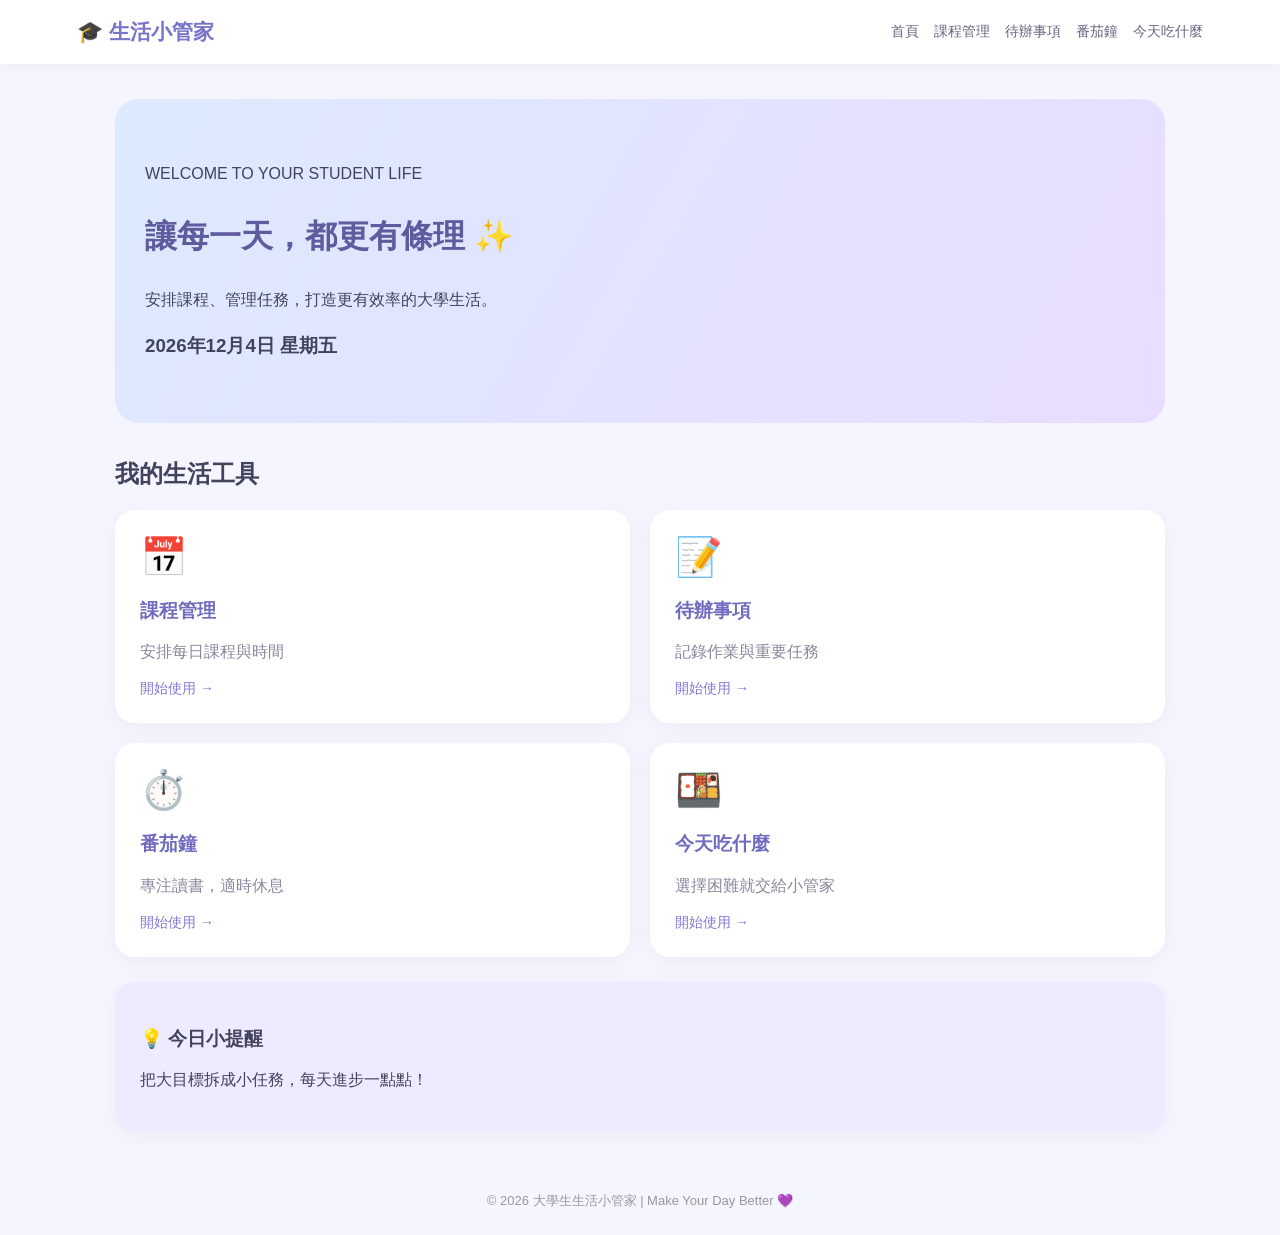
<file: index.html>
<!DOCTYPE html>
<html lang="zh-Hant">
<head>
    <meta charset="UTF-8">
    <meta name="viewport" content="width=device-width, initial-scale=1.0">
    <title>大學生生活小管家</title>
    <link rel="stylesheet" href="css/style.css">
</head>
<body>

<header class="header">
    <a href="index.html" class="logo">🎓 生活小管家</a>
    <nav>
        <a href="index.html">首頁</a>
        <a href="pages/schedule.html">課程管理</a>
        <a href="pages/todos.html">待辦事項</a>
        <a href="pages/pomodoro.html">番茄鐘</a>
        <a href="pages/food.html">今天吃什麼</a>
    </nav>
</header>

<main class="container">
    <section class="welcome">
        <p>WELCOME TO YOUR STUDENT LIFE</p>
        <h1>讓每一天，都更有條理 ✨</h1>
        <p>安排課程、管理任務，打造更有效率的大學生活。</p>
        <h3 id="today"></h3>
    </section>

    <h2>我的生活工具</h2>

    <section class="grid">
        <a class="card" href="pages/schedule.html">
            <div class="emoji">📅</div>
            <h3>課程管理</h3>
            <p>安排每日課程與時間</p>
            <span>開始使用 →</span>
        </a>

        <a class="card" href="pages/todos.html">
            <div class="emoji">📝</div>
            <h3>待辦事項</h3>
            <p>記錄作業與重要任務</p>
            <span>開始使用 →</span>
        </a>

        <a class="card" href="pages/pomodoro.html">
            <div class="emoji">⏱️</div>
            <h3>番茄鐘</h3>
            <p>專注讀書，適時休息</p>
            <span>開始使用 →</span>
        </a>

        <a class="card" href="pages/food.html">
            <div class="emoji">🍱</div>
            <h3>今天吃什麼</h3>
            <p>選擇困難就交給小管家</p>
            <span>開始使用 →</span>
        </a>
    </section>

    <section class="notice">
        <h3>💡 今日小提醒</h3>
        <p>把大目標拆成小任務，每天進步一點點！</p>
    </section>
</main>

<footer>© 2026 大學生生活小管家 | Make Your Day Better 💜</footer>

<script src="js/main.js"></script>
</body>
</html>
</file>
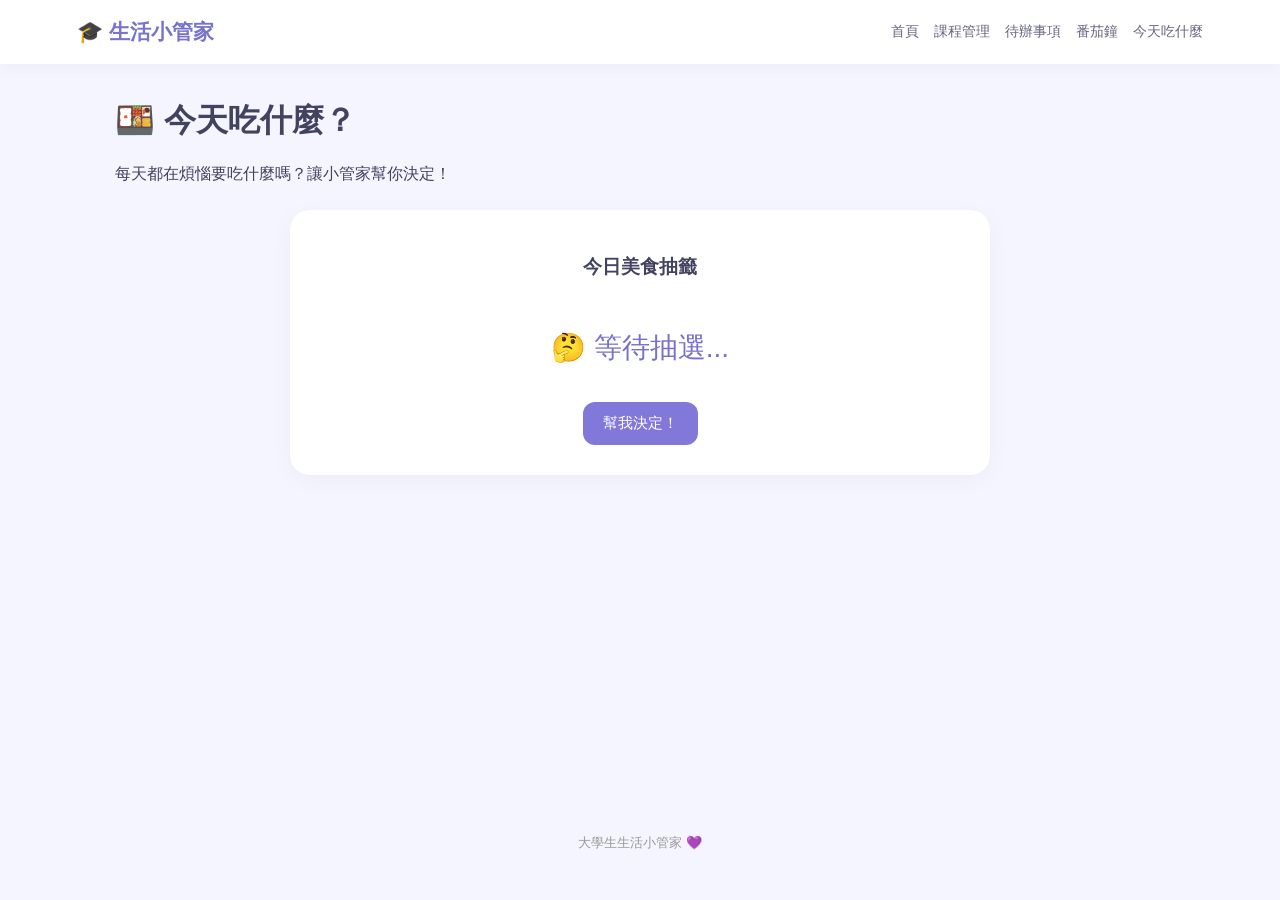
<file: food.html>
<!DOCTYPE html>
<html lang="zh-Hant">
<head>
<meta charset="UTF-8">
<meta name="viewport" content="width=device-width, initial-scale=1.0">
<title>今天吃什麼</title>
<link rel="stylesheet" href="../css/style.css">
</head>
<body>
<header class="header">
<a href="../index.html" class="logo">🎓 生活小管家</a>
<nav>
<a href="../index.html">首頁</a>
<a href="schedule.html">課程管理</a>
<a href="todos.html">待辦事項</a>
<a href="pomodoro.html">番茄鐘</a>
<a href="food.html">今天吃什麼</a>
</nav>
</header>

<main class="container">
<h1>🍱 今天吃什麼？</h1>
<p>每天都在煩惱要吃什麼嗎？讓小管家幫你決定！</p>

<section class="panel">
<h3 style="text-align:center">今日美食抽籤</h3>
<div class="food-result" id="foodResult">🤔 等待抽選...</div>
<div style="text-align:center">
<button id="chooseFood">幫我決定！</button>
</div>
</section>
</main>

<footer>大學生生活小管家 💜</footer>
<script src="../js/food.js"></script>
</body>
</html>
</file>
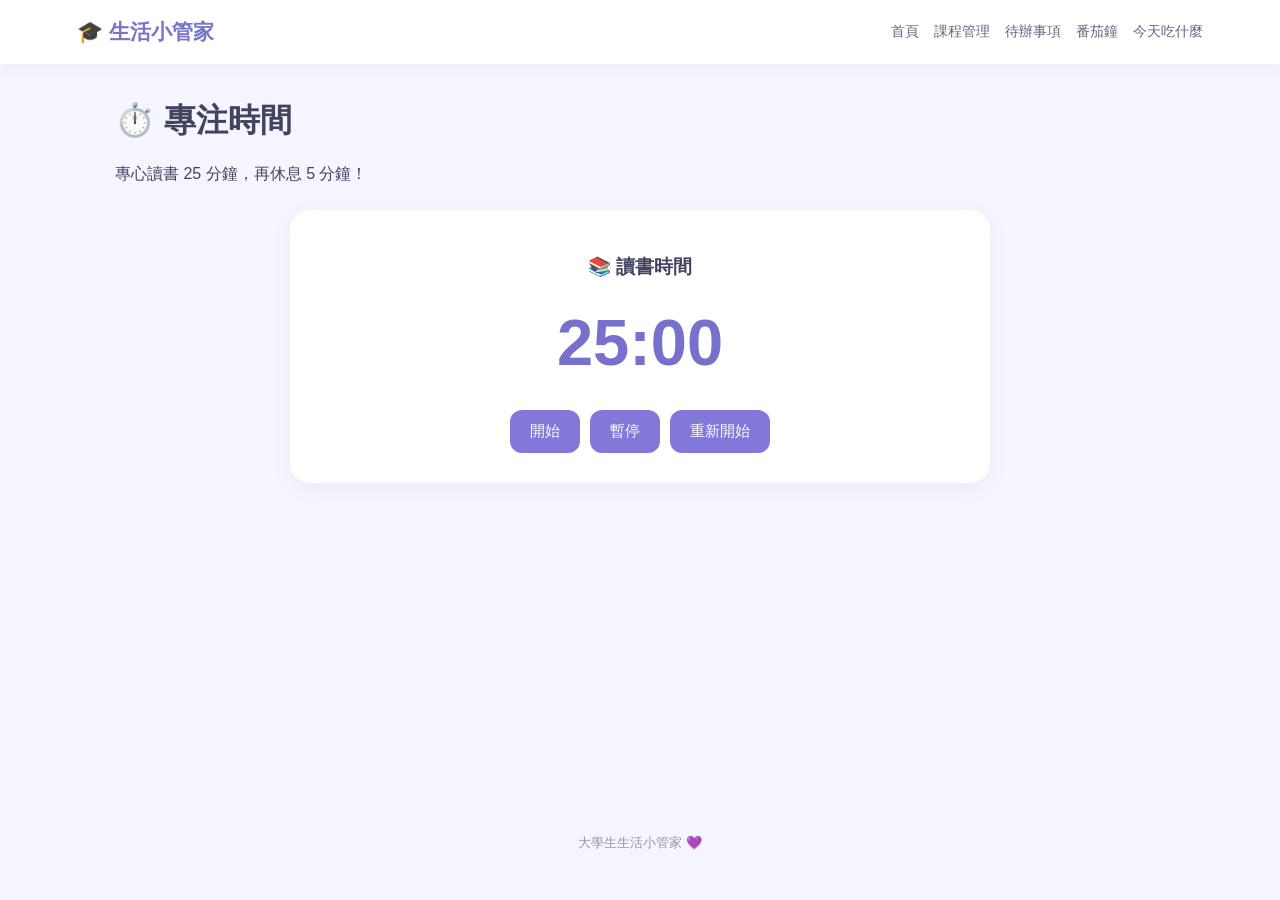
<file: pomodoro.html>
<!DOCTYPE html>
<html lang="zh-Hant">
<head>
<meta charset="UTF-8">
<meta name="viewport" content="width=device-width, initial-scale=1.0">
<title>番茄鐘</title>
<link rel="stylesheet" href="../css/style.css">
</head>
<body>
<header class="header">
<a href="../index.html" class="logo">🎓 生活小管家</a>
<nav>
<a href="../index.html">首頁</a>
<a href="schedule.html">課程管理</a>
<a href="todos.html">待辦事項</a>
<a href="pomodoro.html">番茄鐘</a>
<a href="food.html">今天吃什麼</a>
</nav>
</header>

<main class="container">
<h1>⏱️ 專注時間</h1>
<p>專心讀書 25 分鐘，再休息 5 分鐘！</p>

<section class="panel" style="text-align:center">
<h3 id="mode">📚 讀書時間</h3>
<div class="timer" id="timer">25:00</div>
<button id="start">開始</button>
<button id="pause">暫停</button>
<button id="reset">重新開始</button>
</section>
</main>

<footer>大學生生活小管家 💜</footer>
<script src="../js/pomodoro.js"></script>
</body>
</html>
</file>
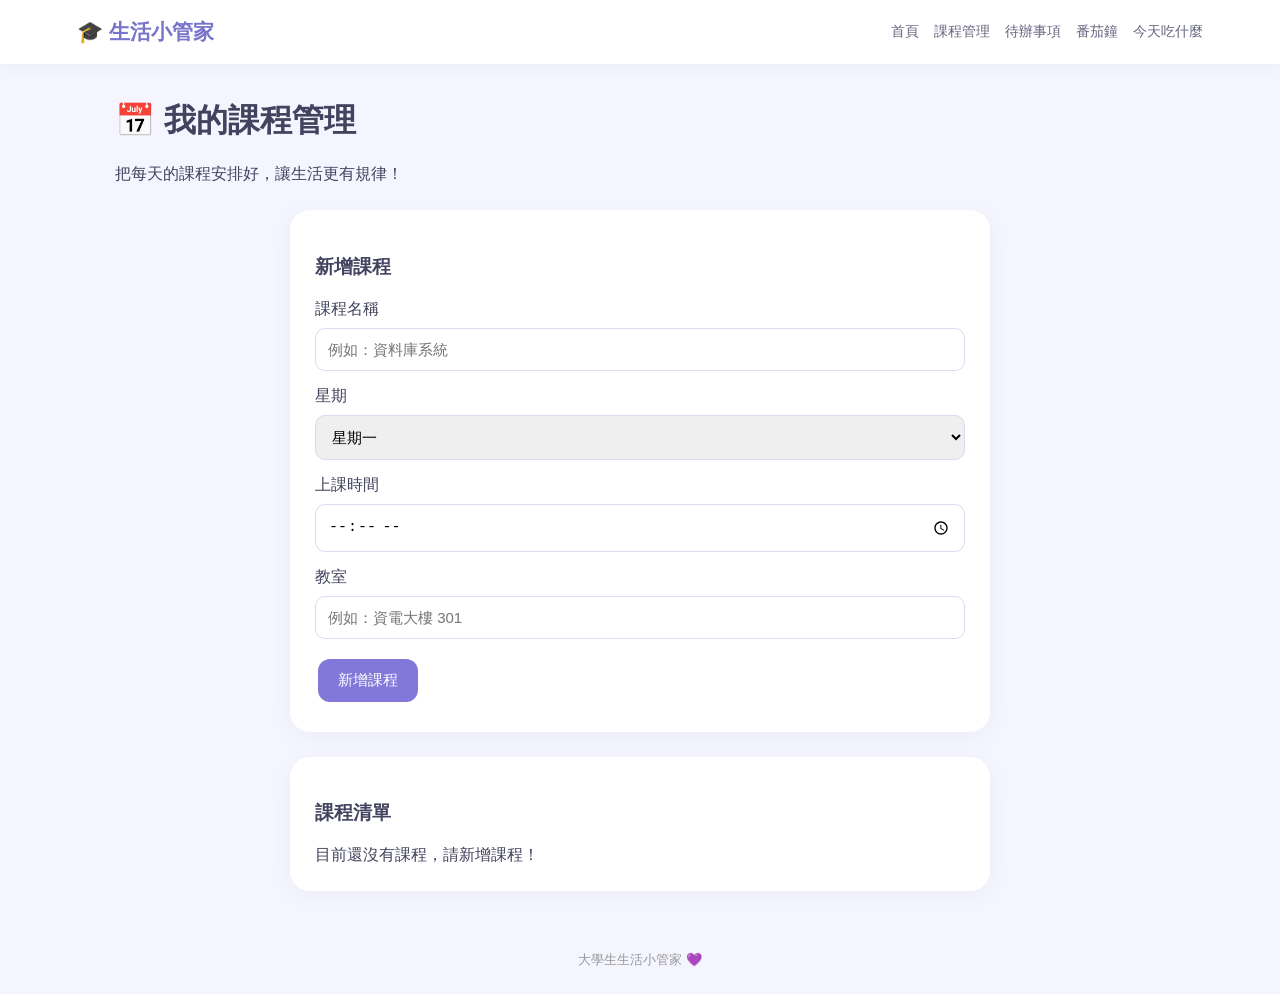
<file: schedule.html>
<!DOCTYPE html>
<html lang="zh-Hant">
<head>
<meta charset="UTF-8">
<meta name="viewport" content="width=device-width, initial-scale=1.0">
<title>課程管理</title>
<link rel="stylesheet" href="../css/style.css">
</head>
<body>
<header class="header">
<a href="../index.html" class="logo">🎓 生活小管家</a>
<nav>
<a href="../index.html">首頁</a>
<a href="schedule.html">課程管理</a>
<a href="todos.html">待辦事項</a>
<a href="pomodoro.html">番茄鐘</a>
<a href="food.html">今天吃什麼</a>
</nav>
</header>

<main class="container">
<h1>📅 我的課程管理</h1>
<p>把每天的課程安排好，讓生活更有規律！</p>

<section class="panel">
<h3>新增課程</h3>
<form id="courseForm">
<label>課程名稱</label>
<input id="courseName" placeholder="例如：資料庫系統" required>

<label>星期</label>
<select id="courseDay">
<option>星期一</option><option>星期二</option>
<option>星期三</option><option>星期四</option>
<option>星期五</option><option>星期六</option>
<option>星期日</option>
</select>

<label>上課時間</label>
<input id="courseTime" type="time" required>

<label>教室</label>
<input id="courseRoom" placeholder="例如：資電大樓 301">

<button type="submit">新增課程</button>
</form>
</section>

<section class="panel">
<h3>課程清單</h3>
<div id="courseList"></div>
</section>
</main>

<footer>大學生生活小管家 💜</footer>
<script src="../js/schedule.js"></script>
</body>
</html>
</file>
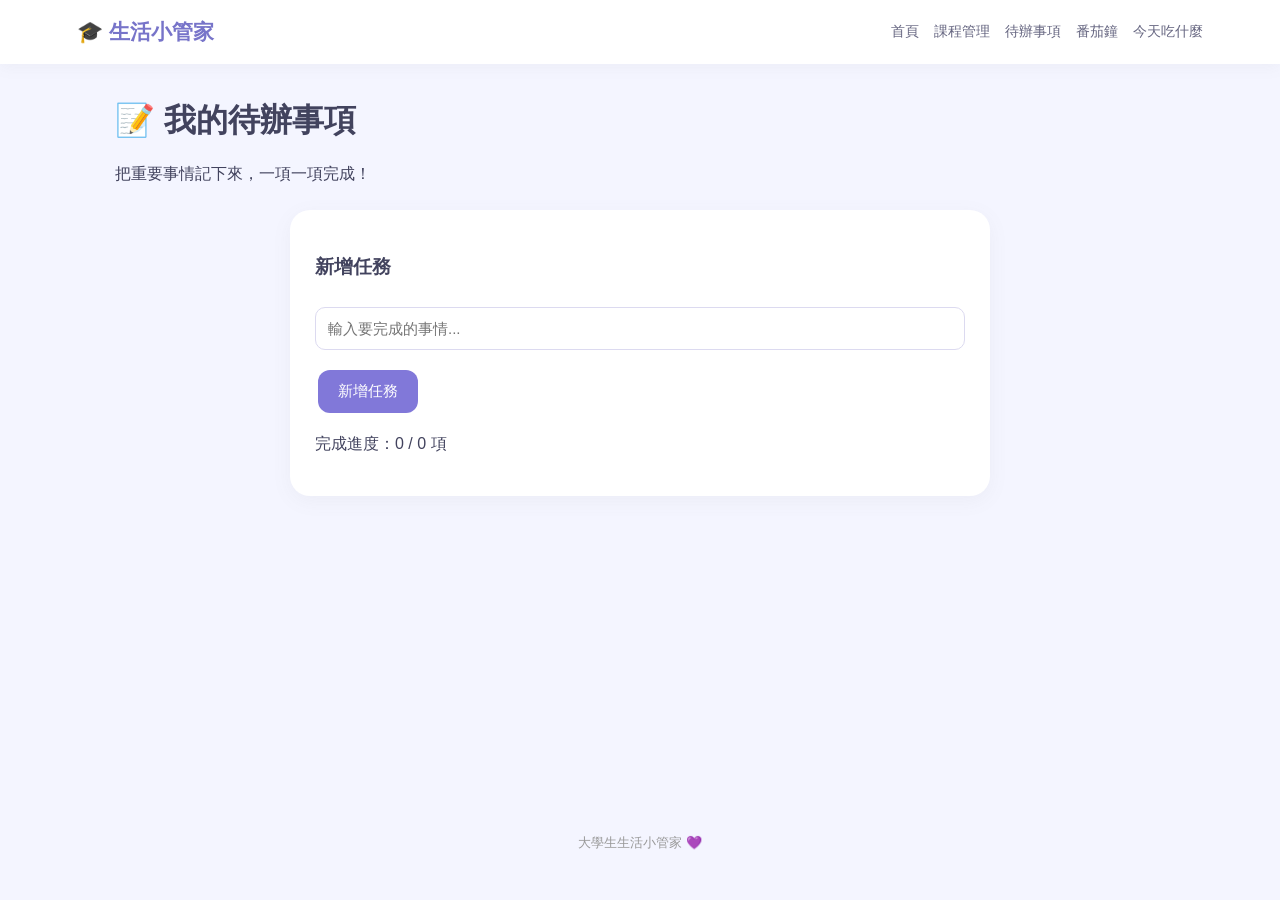
<file: todos.html>
<!DOCTYPE html>
<html lang="zh-Hant">
<head>
<meta charset="UTF-8">
<meta name="viewport" content="width=device-width, initial-scale=1.0">
<title>待辦事項</title>
<link rel="stylesheet" href="../css/style.css">
</head>
<body>
<header class="header">
<a href="../index.html" class="logo">🎓 生活小管家</a>
<nav>
<a href="../index.html">首頁</a>
<a href="schedule.html">課程管理</a>
<a href="todos.html">待辦事項</a>
<a href="pomodoro.html">番茄鐘</a>
<a href="food.html">今天吃什麼</a>
</nav>
</header>

<main class="container">
<h1>📝 我的待辦事項</h1>
<p>把重要事情記下來，一項一項完成！</p>

<section class="panel">
<h3>新增任務</h3>
<form id="todoForm">
<input id="todoInput" placeholder="輸入要完成的事情..." required>
<button type="submit">新增任務</button>
</form>
<p id="progress"></p>
<div id="todoList"></div>
</section>
</main>

<footer>大學生生活小管家 💜</footer>
<script src="../js/todos.js"></script>
</body>
</html>
</file>
<file: css/style.css>
* {
    box-sizing: border-box;
}

body {
    margin: 0;
    font-family: "Noto Sans TC", "Microsoft JhengHei", sans-serif;
    background: #f4f5ff;
    color: #42435e;
}

.header {
    background: white;
    padding: 18px 6%;
    display: flex;
    justify-content: space-between;
    align-items: center;
    flex-wrap: wrap;
    gap: 15px;
    box-shadow: 0 3px 15px #7771;
}

.logo {
    font-size: 21px;
    font-weight: bold;
    color: #7774c9;
    text-decoration: none;
}

nav {
    display: flex;
    flex-wrap: wrap;
    gap: 15px;
}

nav a {
    text-decoration: none;
    color: #666681;
    font-size: 14px;
}

nav a:hover {
    color: #8178d9;
}

.container {
    width: 90%;
    max-width: 1050px;
    margin: 35px auto;
    min-height: 75vh;
}

.welcome {
    padding: 45px 30px;
    background: linear-gradient(120deg, #dceaff, #e9ddff);
    border-radius: 24px;
    margin-bottom: 35px;
}

.welcome h1 {
    font-size: 32px;
    color: #5e5b9f;
}

.welcome p {
    line-height: 1.8;
}

.grid {
    display: grid;
    grid-template-columns: repeat(2, 1fr);
    gap: 20px;
}

.card, .panel, .notice {
    background: white;
    padding: 25px;
    border-radius: 20px;
    box-shadow: 0 5px 20px #7771;
}

.card {
    text-decoration: none;
    color: inherit;
    transition: 0.2s;
}

.card:hover {
    transform: translateY(-5px);
}

.card h3 {
    color: #716bc0;
}

.card p {
    color: #88889d;
}

.card span {
    color: #8278d8;
    font-size: 14px;
}

.emoji {
    font-size: 38px;
}

.notice {
    margin-top: 25px;
    background: #eeeaff;
}

.panel {
    max-width: 700px;
    margin: 25px auto;
}

input, select {
    width: 100%;
    padding: 12px;
    margin: 8px 0 15px;
    border: 1px solid #dcdaf0;
    border-radius: 10px;
    font-size: 15px;
}

button {
    background: #8178d9;
    color: white;
    border: none;
    padding: 12px 20px;
    border-radius: 12px;
    cursor: pointer;
    font-size: 15px;
    margin: 5px 3px;
}

button:hover {
    background: #6860bb;
}

.item {
    background: #f2f0ff;
    border-radius: 12px;
    padding: 13px;
    margin: 10px 0;
    display: flex;
    justify-content: space-between;
    align-items: center;
    gap: 10px;
    flex-wrap: wrap;
}

.item button {
    padding: 7px 12px;
    font-size: 13px;
}

.completed {
    text-decoration: line-through;
    opacity: 0.5;
}

.timer {
    text-align: center;
    font-size: 65px;
    font-weight: bold;
    color: #7770cc;
    margin: 25px 0;
}

.food-result {
    text-align: center;
    font-size: 28px;
    padding: 30px;
    color: #7770cc;
}

footer {
    text-align: center;
    padding: 25px;
    color: #999;
    font-size: 13px;
}

@media (max-width: 650px) {
    .header {
        flex-direction: column;
    }

    nav {
        justify-content: center;
    }

    .grid {
        grid-template-columns: 1fr;
    }

    .welcome h1 {
        font-size: 25px;
    }

    .timer {
        font-size: 48px;
    }
}
</file>
